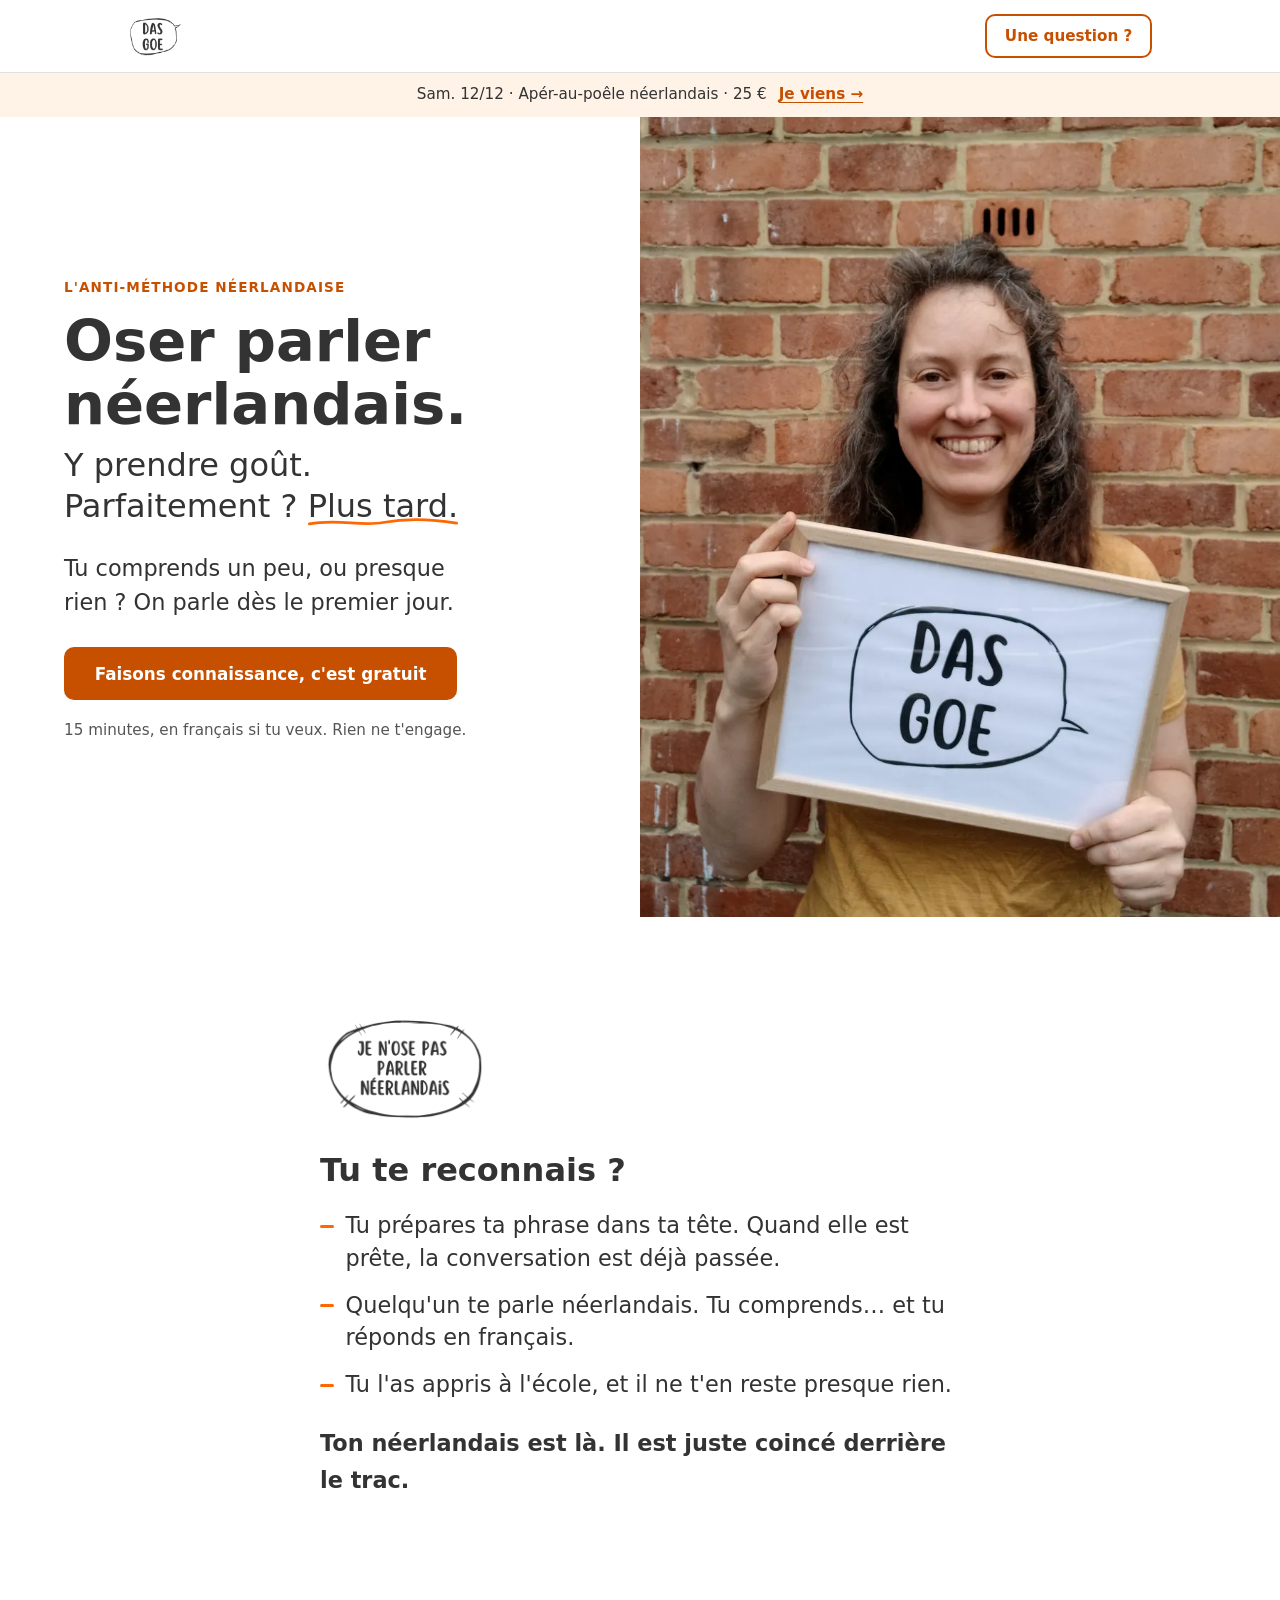
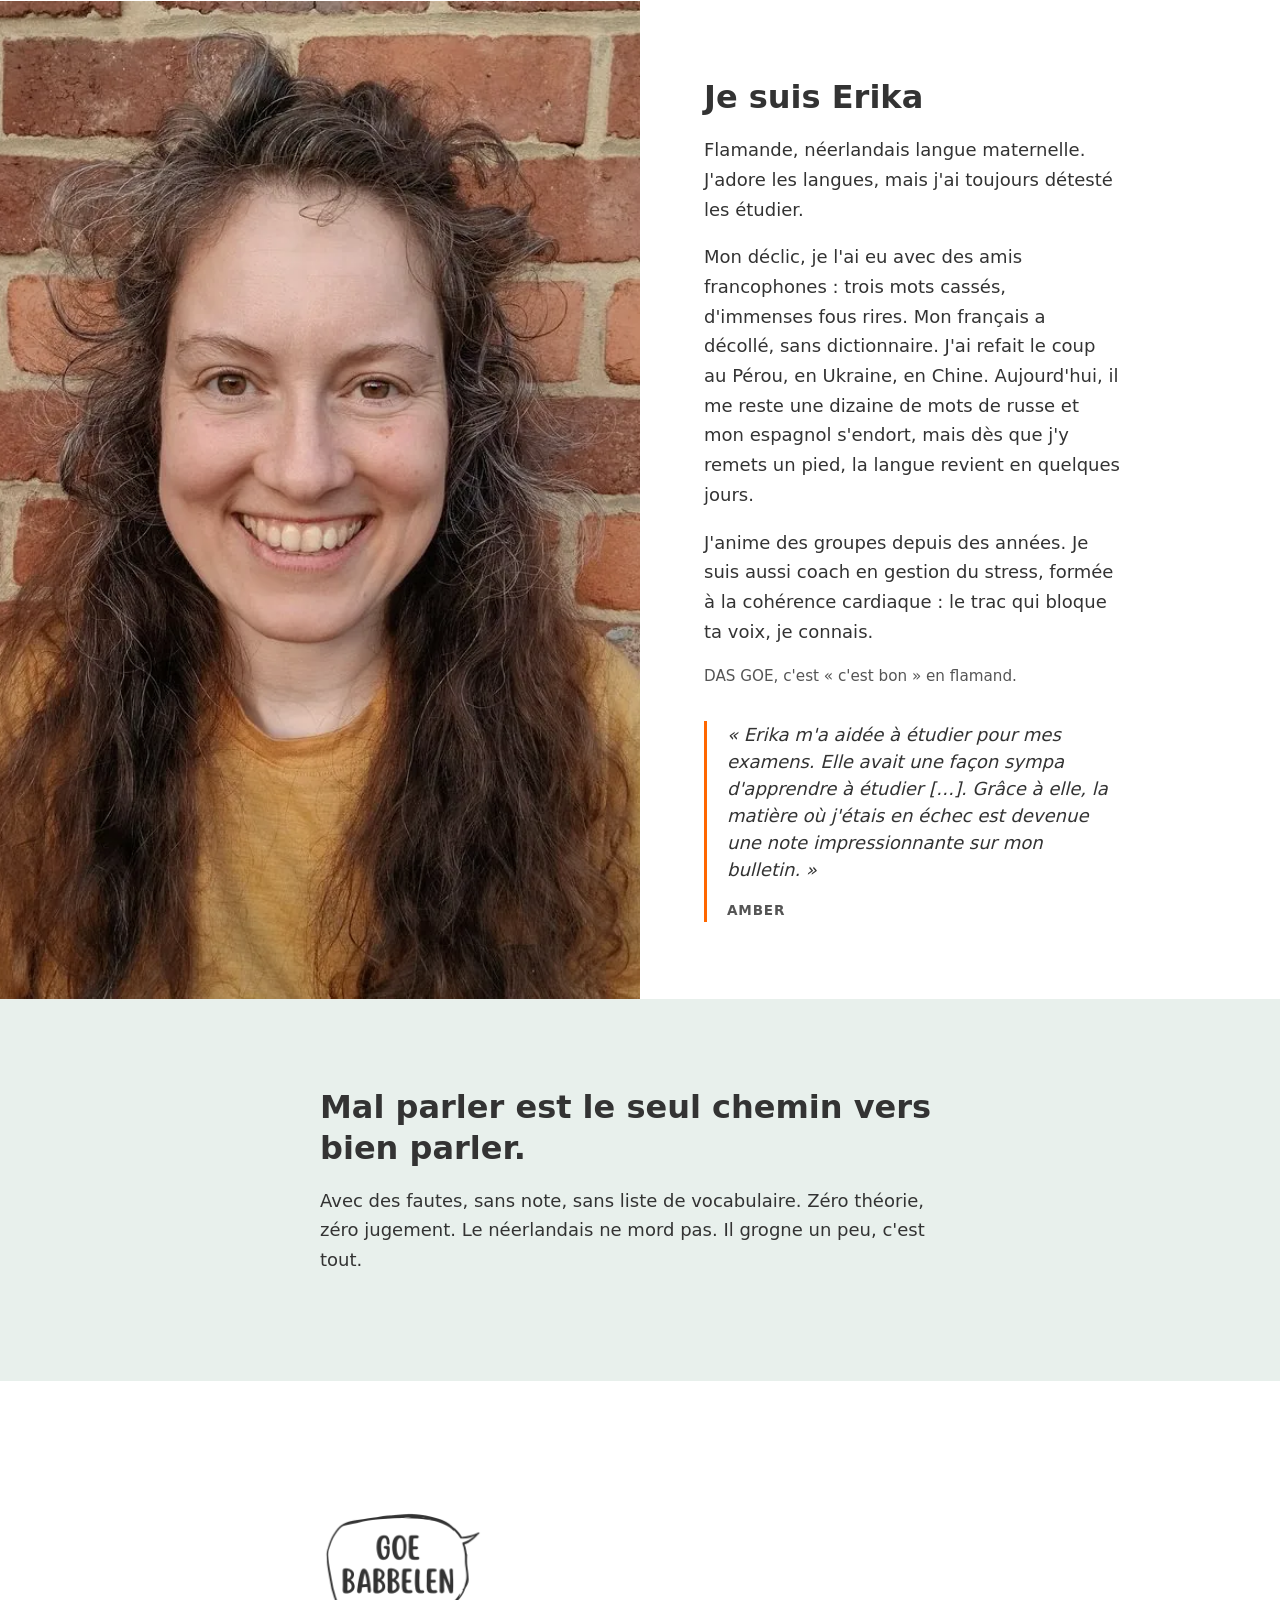
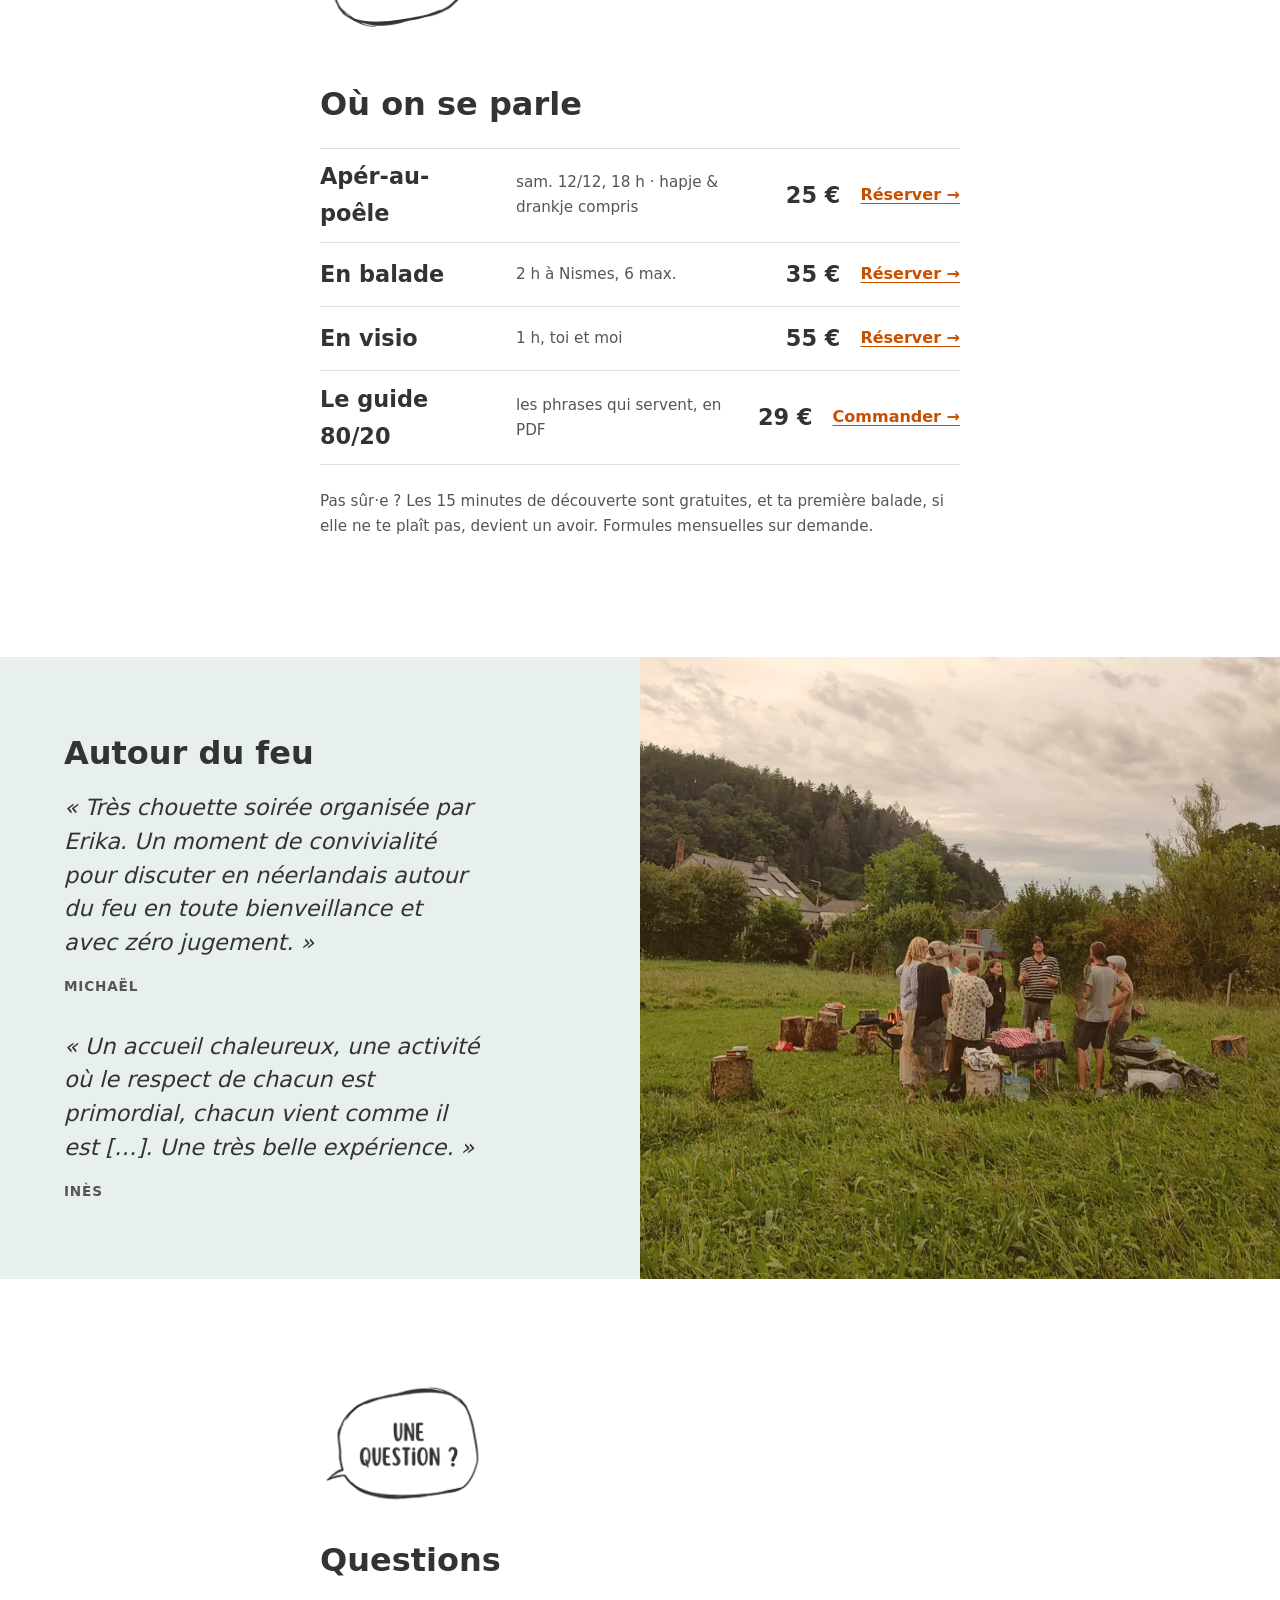
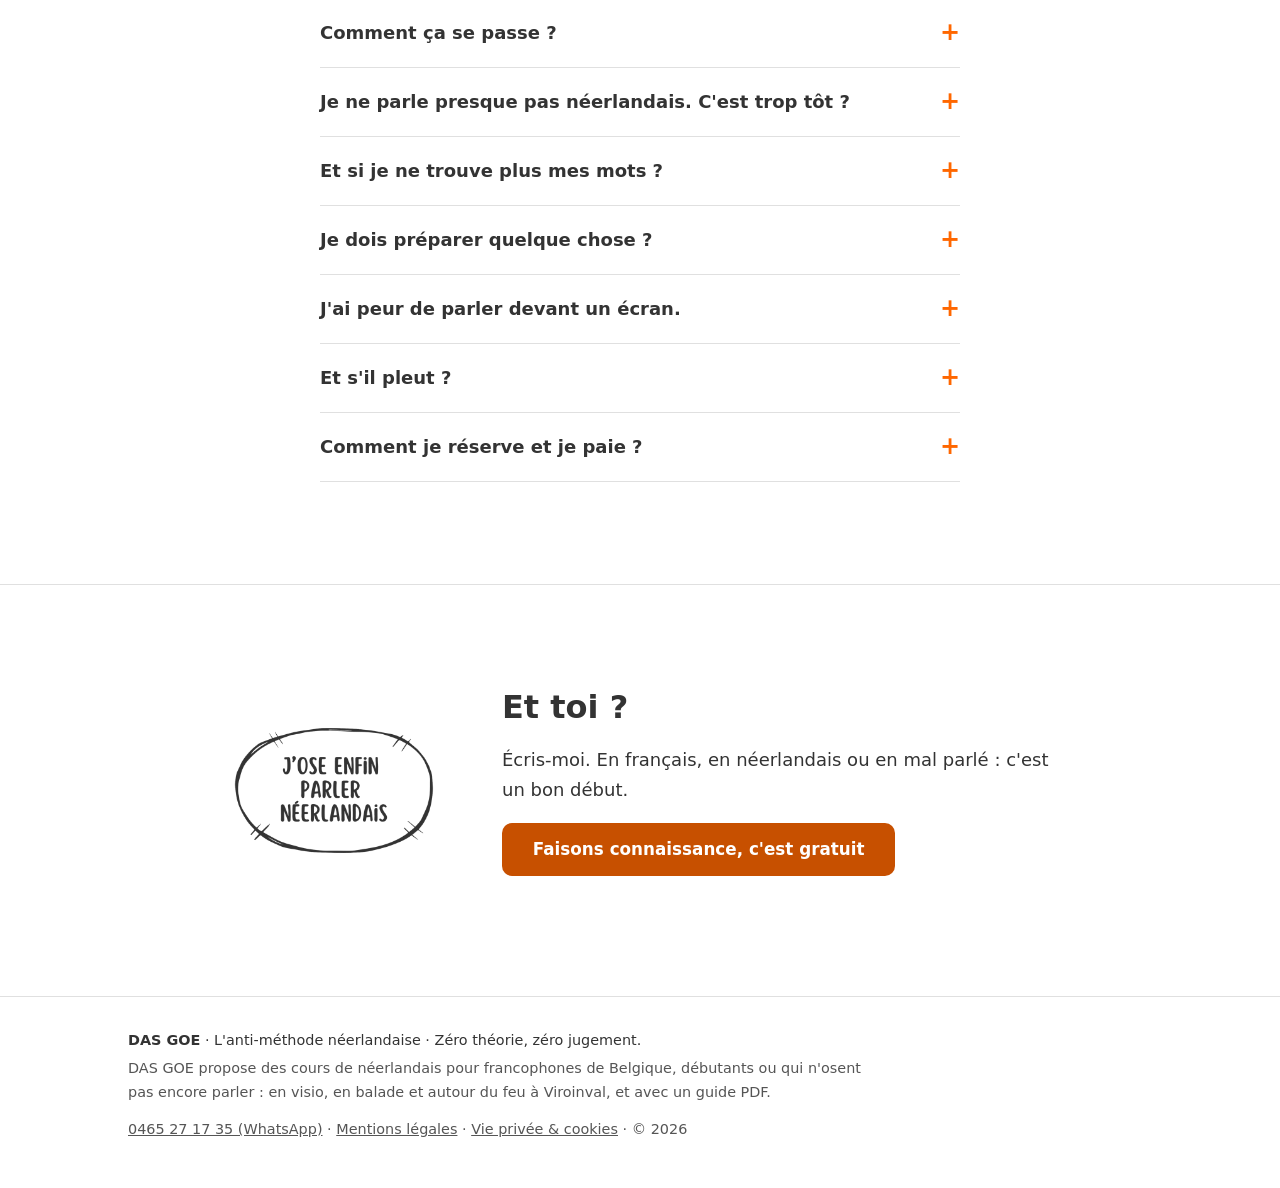
<file: index.html>
<!doctype html>
<html lang="fr">
<head>
<meta charset="utf-8">
<meta name="viewport" content="width=device-width, initial-scale=1">
<meta name="format-detection" content="telephone=no, date=no, address=no, email=no">
<title>DAS GOE — Oser parler néerlandais, autour du feu, en balade ou en visio</title>
<meta name="description" content="Débutant ou bloqué en néerlandais ? Apéros autour du feu et balades à Nismes, cours en visio. Zéro théorie, zéro jugement.">
<link rel="canonical" href="https://dasgoe.be/">
<meta property="og:title" content="DAS GOE — Oser parler néerlandais, autour du feu, en balade ou en visio">
<meta property="og:description" content="Débutant ou bloqué en néerlandais ? Apéros autour du feu et balades à Nismes, cours en visio. Zéro théorie, zéro jugement.">
<meta property="og:type" content="website">
<meta property="og:url" content="https://dasgoe.be/">
<meta property="og:locale" content="fr_BE">
<meta property="og:image" content="https://dasgoe.be/images/og-dasgoe.jpg">
<meta property="og:image:width" content="1200">
<meta property="og:image:height" content="630">
<meta property="og:image:alt" content="Erika tient un cadre avec la bulle DAS GOE">
<meta name="twitter:card" content="summary_large_image">
<link rel="stylesheet" href="css/style.css">
<link rel="icon" href="images/icons/favicon-32.png" sizes="32x32" type="image/png">
<link rel="apple-touch-icon" href="images/icons/apple-touch-icon.png">
<link rel="manifest" href="site.webmanifest">
<meta name="theme-color" content="#FFFFFF">
<script type="application/ld+json">
{
  "@context": "https://schema.org",
  "@type": "ProfessionalService",
  "name": "DAS GOE",
  "alternateName": "L'anti-méthode néerlandaise",
  "url": "https://dasgoe.be/",
  "description": "Cours de néerlandais pour francophones de Belgique, débutants ou qui n'osent pas encore parler : en visio, en balade et autour du feu à Viroinval, et avec un guide PDF.",
  "founder": {
    "@type": "Person",
    "name": "Erika Pittoors"
  },
  "areaServed": [
    "Belgique",
    "Viroinval"
  ],
  "address": {
    "@type": "PostalAddress",
    "addressLocality": "Nismes",
    "postalCode": "5670",
    "addressCountry": "BE"
  },
  "telephone": "+32465271735",
  "makesOffer": [
    {
      "@type": "Offer",
      "name": "Appel découverte (15 min)",
      "price": "0",
      "priceCurrency": "EUR"
    },
    {
      "@type": "Offer",
      "name": "Cours de néerlandais en visio (1 h)",
      "price": "55",
      "priceCurrency": "EUR"
    },
    {
      "@type": "Offer",
      "name": "Balade en néerlandais à Nismes (2 h)",
      "price": "35",
      "priceCurrency": "EUR"
    },
    {
      "@type": "Offer",
      "name": "Apér-au-poêle néerlandais à Nismes, samedi 12/12/2026 à 18 h (hapje & drankje compris)",
      "price": "25",
      "priceCurrency": "EUR"
    },
    {
      "@type": "Offer",
      "name": "Guide 80/20 (PDF)",
      "price": "29",
      "priceCurrency": "EUR"
    }
  ],
  "review": [
    {
      "@type": "Review",
      "author": {
        "@type": "Person",
        "name": "Michaël"
      },
      "reviewBody": "Très chouette soirée organisée par Erika. Un moment de convivialité pour discuter en néerlandais autour du feu en toute bienveillance et avec zéro jugement."
    },
    {
      "@type": "Review",
      "author": {
        "@type": "Person",
        "name": "Inès"
      },
      "reviewBody": "Un accueil chaleureux, une activité où le respect de chacun est primordial, chacun vient comme il est […]. Une très belle expérience."
    }
  ]
}
</script>
<script type="application/ld+json">
{
  "@context": "https://schema.org",
  "@type": "FAQPage",
  "mainEntity": [
    {
      "@type": "Question",
      "name": "Comment ça se passe ?",
      "acceptedAnswer": {
        "@type": "Answer",
        "text": "On fait connaissance 15 minutes, gratuitement. Puis on parle dès la première minute, avec des phrases toutes faites. Personne ne te coupe pour te corriger : un ou deux trucs à retenir à la fin, c'est tout."
      }
    },
    {
      "@type": "Question",
      "name": "Je ne parle presque pas néerlandais. C'est trop tôt ?",
      "acceptedAnswer": {
        "@type": "Answer",
        "text": "« Trop tôt » n'existe pas ici. Si tu comprends « Hoe gaat het? », tu as largement le niveau. Même avec des bases scolaires lointaines, tu es le bienvenu."
      }
    },
    {
      "@type": "Question",
      "name": "Et si je ne trouve plus mes mots ?",
      "acceptedAnswer": {
        "@type": "Answer",
        "text": "Rien de grave. On parle avec les mains, les pieds, et s'il le faut, un mot en français. Je suis là pour te souffler le mot qui manque, sans pression."
      }
    },
    {
      "@type": "Question",
      "name": "Je dois préparer quelque chose ?",
      "acceptedAnswer": {
        "@type": "Answer",
        "text": "Non. Zéro devoir, zéro liste à réviser. Tu arrives comme tu es."
      }
    },
    {
      "@type": "Question",
      "name": "J'ai peur de parler devant un écran.",
      "acceptedAnswer": {
        "@type": "Answer",
        "text": "Commence par l'appel découverte : 15 minutes, en français, pour voir si ça te va. Si l'écran te bloque, je m'adapte. Ou viens en balade : là, pas d'écran."
      }
    },
    {
      "@type": "Question",
      "name": "Et s'il pleut ?",
      "acceptedAnswer": {
        "@type": "Answer",
        "text": "« Er bestaat geen slecht weer, alleen slechte kleren » : il n'y a pas de mauvais temps, juste de mauvais vêtements. Sauf tempête, la balade est maintenue."
      }
    },
    {
      "@type": "Question",
      "name": "Comment je réserve et je paie ?",
      "acceptedAnswer": {
        "@type": "Answer",
        "text": "Tu m'écris sur WhatsApp et on fixe le jour ensemble. Tu paies par Bancontact ou par virement, prix finaux. Le guide, je te l'envoie par e-mail dès que ton paiement est arrivé."
      }
    }
  ]
}
</script>
</head>
<body>
<a class="skip-link" href="#main">Aller au contenu</a>

<header class="site-header">
  <div class="nav">
    <a href="./" class="brand"><img src="images/badges/logo-das-goe-nav-black.webp" width="180" height="180" alt="" class="brand-logo-img"><span class="sr-only">DAS GOE — accueil</span></a>
    <a href="https://wa.me/32465271735?text=Bonjour%20Erika%2C%20je%20viens%20de%20dasgoe.be.%20" class="btn btn-outline btn-nav">Une question&nbsp;?</a>
  </div>
</header>

<main id="main">

  <p class="announce"><a href="https://wa.me/32465271735?text=Bonjour%20Erika%2C%20je%20viens%20de%20dasgoe.be.%20Je%20voudrais%20venir%20%C3%A0%20l%27ap%C3%A9r-au-po%C3%AAle%20n%C3%A9erlandais%20du%20samedi%2012%2F12%20%C3%A0%2018%20h%20%2825%20%E2%82%AC%29.">Sam. 12/12 · Apér-au-poêle néerlandais · 25&nbsp;€ <span class="announce-go">Je viens</span></a></p>

  <section class="split split-hero">
    <div class="split-text">
      <p class="eyebrow">L'anti-méthode néerlandaise</p>
      <h1>Oser parler néerlandais.</h1>
      <p class="hero-sub">Y prendre goût. Parfaitement&nbsp;? <span class="scribble">Plus tard.</span></p>
      <p class="lede">Tu comprends un peu, ou presque rien&nbsp;? On parle dès le premier jour.</p>
      <p><a href="https://wa.me/32465271735?text=Bonjour%20Erika%2C%20je%20viens%20de%20dasgoe.be.%20Je%20voudrais%20un%20appel%20d%C3%A9couverte%20gratuit%20de%2015%20minutes.%20Les%20moments%20qui%20me%20conviennent%20%3A%20" class="btn btn-primary">Faisons connaissance, c'est gratuit</a></p>
      <p class="soft">15 minutes, en français si tu veux. Rien ne t'engage.</p>
    </div>
    <img src="images/photos/erika-das-goe.webp" width="900" height="1125" alt="Erika, fondatrice de DAS GOE, tient un cadre avec la bulle DAS GOE" class="split-img" fetchpriority="high">
  </section>

  <section class="section-white" id="toi">
    <div class="wrap">
      <img src="images/badges/badge-je-nose-pas-black.webp" width="700" height="410" alt="Je n'ose pas parler néerlandais" loading="lazy" class="section-bubble">
      <h2>Tu te reconnais&nbsp;?</h2>
      <ul class="dash-list">
        <li>Tu prépares ta phrase dans ta tête. Quand elle est prête, la conversation est déjà passée.</li>
        <li>Quelqu'un te parle néerlandais. Tu comprends… et tu réponds en français.</li>
        <li>Tu l'as appris à l'école, et il ne t'en reste presque rien.</li>
      </ul>
      <p class="punch">Ton néerlandais est là. Il est juste coincé derrière le trac.</p>
    </div>
  </section>

  <section class="split" id="erika">
    <img src="images/photos/erika-portret.webp" width="680" height="906" alt="Portrait d'Erika, souriante devant un mur de briques" loading="lazy" class="split-img">
    <div class="split-text story">
      <h2>Je suis Erika</h2>
      <p>Flamande, néerlandais langue maternelle. J'adore les langues, mais j'ai toujours détesté les étudier.</p>
      <p>Mon déclic, je l'ai eu avec des amis francophones&nbsp;: trois mots cassés, d'immenses fous rires. Mon français a décollé, sans dictionnaire. J'ai refait le coup au Pérou, en Ukraine, en Chine. Aujourd'hui, il me reste une dizaine de mots de russe et mon espagnol s'endort, mais dès que j'y remets un pied, la langue revient en quelques jours.</p>
      <p>J'anime des groupes depuis des années. Je suis aussi coach en gestion du stress, formée à la cohérence cardiaque&nbsp;: le trac qui bloque ta voix, je connais.</p>
      <p class="soft">DAS GOE, c'est «&nbsp;c'est bon&nbsp;» en flamand.</p>
      <blockquote class="quote quote-side">
        <p>« Erika m'a aidée à étudier pour mes examens. Elle avait une façon sympa d'apprendre à étudier […]. Grâce à elle, la matière où j'étais en échec est devenue une note impressionnante sur mon bulletin. »</p>
        <cite>Amber</cite>
      </blockquote>
    </div>
  </section>

  <section class="band band-b">
    <div class="wrap">
      <p class="band-big">Mal parler est le seul chemin vers bien parler.</p>
      <p>Avec des fautes, sans note, sans liste de vocabulaire. Zéro théorie, zéro jugement. Le néerlandais ne mord pas. Il grogne un peu, c'est tout.</p>
    </div>
  </section>

  <section class="section-white" id="offre">
    <div class="wrap">
      <img src="images/badges/badge-goe-babbelen-black.webp" width="700" height="700" alt="" loading="lazy" class="offer-bubble">
      <h2>Où on se parle</h2>
      <ul class="menu">
        <li><span class="menu-name">Apér-au-poêle</span><span class="menu-info">sam. 12/12, 18 h · hapje &amp; drankje compris</span><span class="menu-price">25&nbsp;€</span><a href="https://wa.me/32465271735?text=Bonjour%20Erika%2C%20je%20viens%20de%20dasgoe.be.%20Je%20voudrais%20venir%20%C3%A0%20l%27ap%C3%A9r-au-po%C3%AAle%20n%C3%A9erlandais%20du%20samedi%2012%2F12%20%C3%A0%2018%20h%20%2825%20%E2%82%AC%29." class="link-go" aria-label="Réserver un apéro">Réserver</a></li>
        <li><span class="menu-name">En balade</span><span class="menu-info">2&nbsp;h à Nismes, 6 max.</span><span class="menu-price">35&nbsp;€</span><a href="https://wa.me/32465271735?text=Bonjour%20Erika%2C%20je%20viens%20de%20dasgoe.be.%20Je%20voudrais%20m%27inscrire%20%C3%A0%20une%20balade%20en%20n%C3%A9erlandais%20%2835%20%E2%82%AC%29.%20Les%20dates%20qui%20me%20conviennent%20%3A%20" class="link-go" aria-label="Réserver une balade">Réserver</a></li>
        <li><span class="menu-name">En visio</span><span class="menu-info">1&nbsp;h, toi et moi</span><span class="menu-price">55&nbsp;€</span><a href="https://wa.me/32465271735?text=Bonjour%20Erika%2C%20je%20viens%20de%20dasgoe.be.%20Je%20voudrais%20r%C3%A9server%20un%201er%20cours%20en%20visio%20%2855%20%E2%82%AC%29.%20Les%20jours%20et%20moments%20qui%20me%20conviennent%20%3A%20" class="link-go" aria-label="Réserver un cours en visio">Réserver</a></li>
        <li><span class="menu-name">Le guide 80/20</span><span class="menu-info">les phrases qui servent, en PDF</span><span class="menu-price">29&nbsp;€</span><a href="https://wa.me/32465271735?text=Bonjour%20Erika%2C%20je%20viens%20de%20dasgoe.be.%20Je%20voudrais%20acheter%20le%20guide%2080%2F20%20%2829%20%E2%82%AC%29." class="link-go" aria-label="Commander le guide">Commander</a></li>
      </ul>
      <p class="soft">Pas sûr·e&nbsp;? Les 15 minutes de découverte sont gratuites, et ta première balade, si elle ne te plaît pas, devient un avoir. Formules mensuelles sur demande.</p>
    </div>
  </section>

  <section class="split band-b" id="avis">
    <div class="split-text">
      <h2>Autour du feu</h2>
      <blockquote class="quote">
        <p>« Très chouette soirée organisée par Erika. Un moment de convivialité pour discuter en néerlandais autour du feu en toute bienveillance et avec zéro jugement. »</p>
        <cite>Michaël</cite>
      </blockquote>
      <blockquote class="quote">
        <p>« Un accueil chaleureux, une activité où le respect de chacun est primordial, chacun vient comme il est […]. Une très belle expérience. »</p>
        <cite>Inès</cite>
      </blockquote>
    </div>
    <img src="images/photos/groep-feu-warm.webp" width="1100" height="792" alt="Une dizaine de participants papotent debout autour du feu, dans un pré à Nismes" loading="lazy" class="split-img">
  </section>

  <section class="section-white" id="questions">
    <div class="wrap">
      <img src="images/badges/badge-une-question-black.webp" width="700" height="525" alt="" loading="lazy" class="section-bubble">
      <h2>Questions</h2>
      <details class="faq-item">
          <summary>Comment ça se passe ?</summary>
          <p>On fait connaissance 15 minutes, gratuitement. Puis on parle dès la première minute, avec des phrases toutes faites. Personne ne te coupe pour te corriger : un ou deux trucs à retenir à la fin, c'est tout.</p>
        </details>
      <details class="faq-item">
          <summary>Je ne parle presque pas néerlandais. C'est trop tôt ?</summary>
          <p>« Trop tôt » n'existe pas ici. Si tu comprends « Hoe gaat het? », tu as largement le niveau. Même avec des bases scolaires lointaines, tu es le bienvenu.</p>
        </details>
      <details class="faq-item">
          <summary>Et si je ne trouve plus mes mots ?</summary>
          <p>Rien de grave. On parle avec les mains, les pieds, et s'il le faut, un mot en français. Je suis là pour te souffler le mot qui manque, sans pression.</p>
        </details>
      <details class="faq-item">
          <summary>Je dois préparer quelque chose ?</summary>
          <p>Non. Zéro devoir, zéro liste à réviser. Tu arrives comme tu es.</p>
        </details>
      <details class="faq-item">
          <summary>J'ai peur de parler devant un écran.</summary>
          <p>Commence par l'appel découverte : 15 minutes, en français, pour voir si ça te va. Si l'écran te bloque, je m'adapte. Ou viens en balade : là, pas d'écran.</p>
        </details>
      <details class="faq-item">
          <summary>Et s'il pleut ?</summary>
          <p>« Er bestaat geen slecht weer, alleen slechte kleren » : il n'y a pas de mauvais temps, juste de mauvais vêtements. Sauf tempête, la balade est maintenue.</p>
        </details>
      <details class="faq-item">
          <summary>Comment je réserve et je paie ?</summary>
          <p>Tu m'écris sur WhatsApp et on fixe le jour ensemble. Tu paies par Bancontact ou par virement, prix finaux. Le guide, je te l'envoie par e-mail dès que ton paiement est arrivé.</p>
        </details>
    </div>
  </section>

  <section class="section-white section-line" id="et-toi">
    <div class="wrap-wide closing">
      <img src="images/badges/badge-jose-enfin-black.webp" width="700" height="410" alt="J'ose enfin parler néerlandais" loading="lazy" class="closing-bubble">
      <div>
        <h2>Et toi&nbsp;?</h2>
        <p>Écris-moi. En français, en néerlandais ou en mal parlé&nbsp;: c'est un bon début.</p>
        <p><a href="https://wa.me/32465271735?text=Bonjour%20Erika%2C%20je%20viens%20de%20dasgoe.be.%20Je%20voudrais%20un%20appel%20d%C3%A9couverte%20gratuit%20de%2015%20minutes.%20Les%20moments%20qui%20me%20conviennent%20%3A%20" class="btn btn-primary">Faisons connaissance, c'est gratuit</a></p>
      </div>
    </div>
  </section>

</main>

<footer class="site-footer">
  <div class="wrap-wide">
    <p><strong>DAS GOE</strong> · L'anti-méthode néerlandaise · Zéro théorie, zéro jugement.</p>
    <p class="footer-fact">DAS GOE propose des cours de néerlandais pour francophones de Belgique, débutants ou qui n'osent pas encore parler&nbsp;: en visio, en balade et autour du feu à Viroinval, et avec un guide PDF.</p>
    <p class="legal"><a href="whatsapp/">0465&nbsp;27&nbsp;17&nbsp;35 (WhatsApp)</a> · <a href="mentions-legales.html">Mentions légales</a> · <a href="cookies.html">Vie privée &amp; cookies</a> · © 2026</p>
  </div>
</footer>
</body>
</html>
</file>
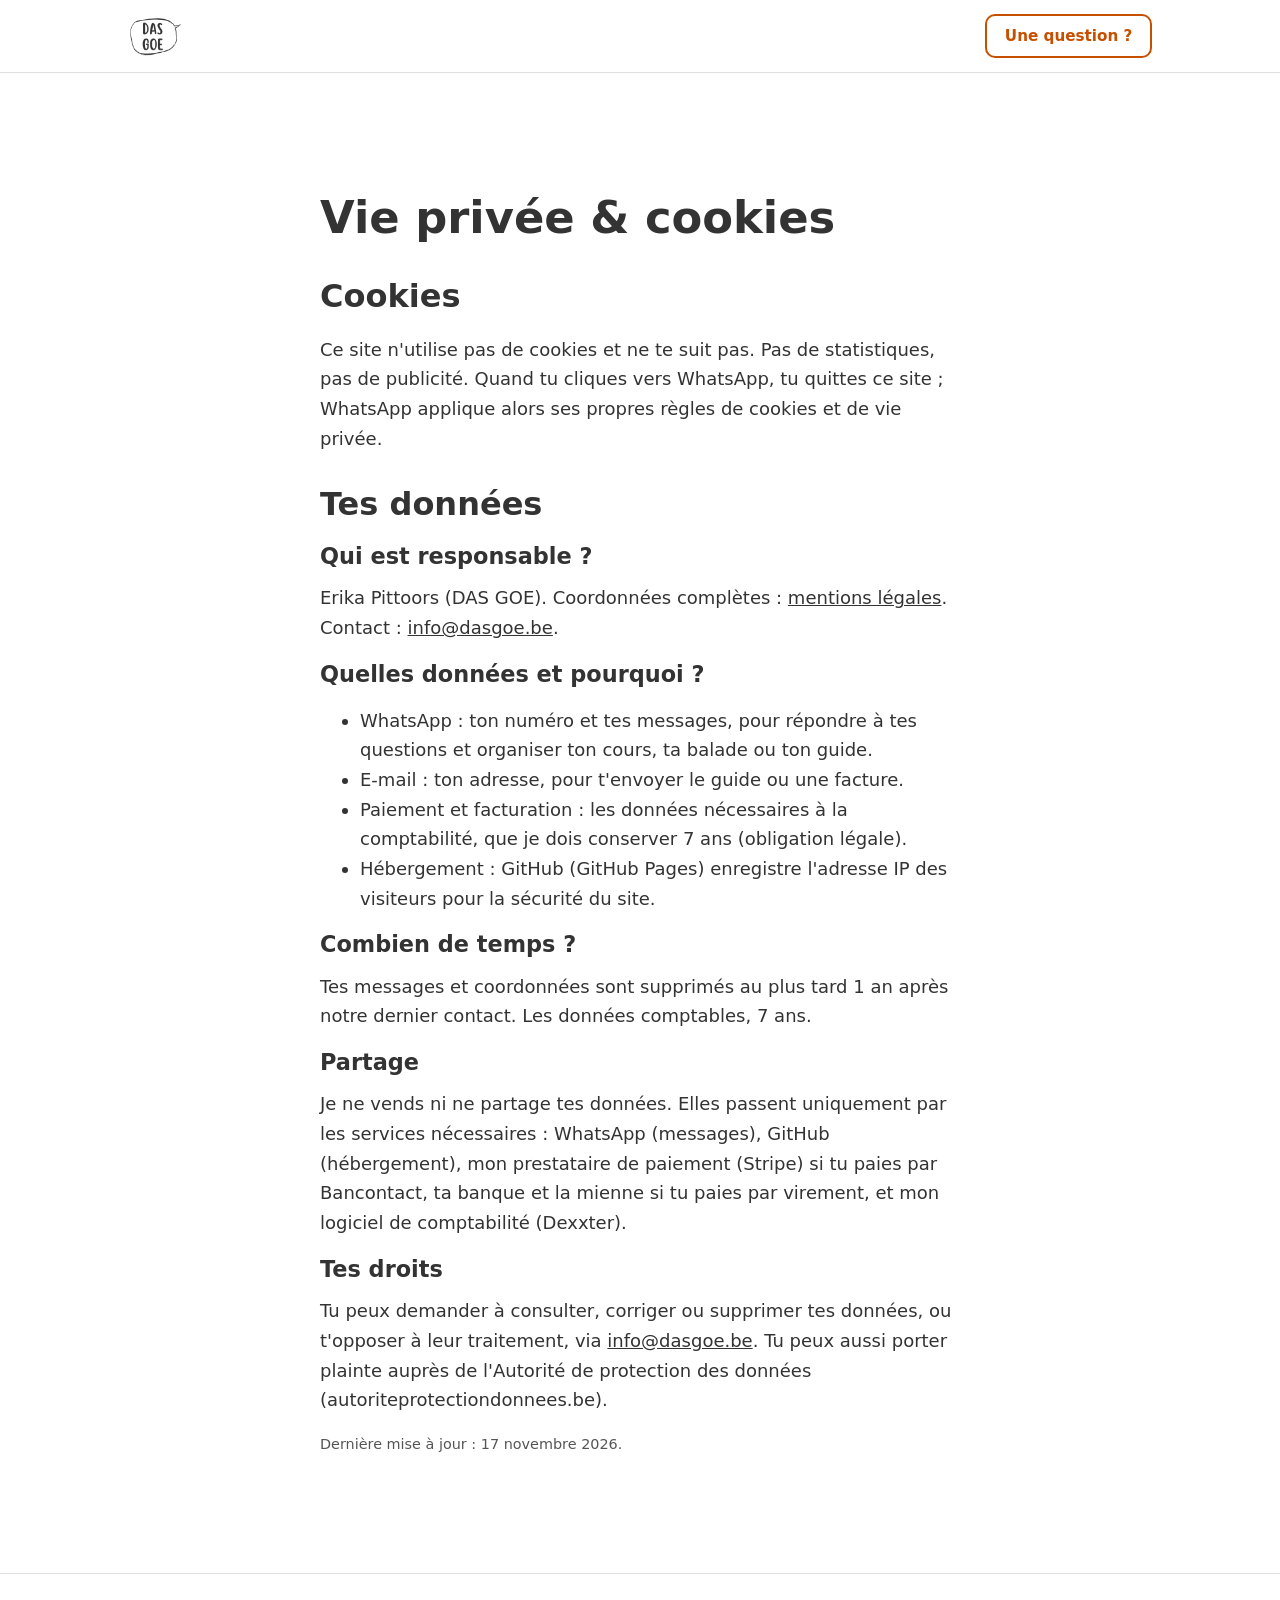
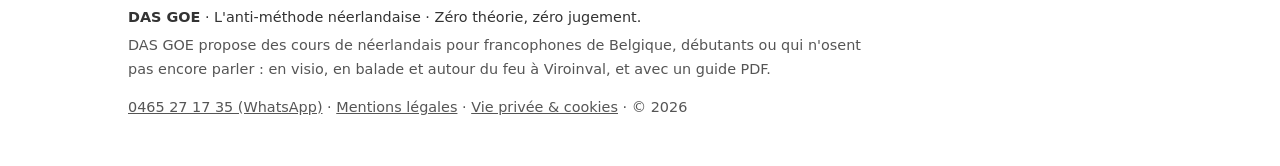
<file: cookies.html>
<!doctype html>
<html lang="fr">
<head>
<meta charset="utf-8">
<meta name="viewport" content="width=device-width, initial-scale=1">
<meta name="format-detection" content="telephone=no, date=no, address=no, email=no">
<title>Vie privée & cookies — DAS GOE</title>
<meta name="description" content="Comment DAS GOE traite tes données personnelles. Ce site n'utilise pas de cookies.">
<link rel="canonical" href="https://dasgoe.be/cookies.html">
<meta property="og:title" content="Vie privée & cookies — DAS GOE">
<meta property="og:description" content="Comment DAS GOE traite tes données personnelles. Ce site n'utilise pas de cookies.">
<meta property="og:type" content="website">
<meta property="og:url" content="https://dasgoe.be/cookies.html">
<meta property="og:locale" content="fr_BE">
<meta property="og:image" content="https://dasgoe.be/images/og-dasgoe.jpg">
<meta property="og:image:width" content="1200">
<meta property="og:image:height" content="630">
<meta property="og:image:alt" content="Erika tient un cadre avec la bulle DAS GOE">
<meta name="twitter:card" content="summary_large_image">
<link rel="stylesheet" href="css/style.css">
<link rel="icon" href="images/icons/favicon-32.png" sizes="32x32" type="image/png">
<link rel="apple-touch-icon" href="images/icons/apple-touch-icon.png">
<link rel="manifest" href="site.webmanifest">
<meta name="theme-color" content="#FFFFFF">
</head>
<body>
<a class="skip-link" href="#main">Aller au contenu</a>

<header class="site-header">
  <div class="nav">
    <a href="./" class="brand"><img src="images/badges/logo-das-goe-nav-black.webp" width="180" height="180" alt="" class="brand-logo-img"><span class="sr-only">DAS GOE — accueil</span></a>
    <a href="https://wa.me/32465271735?text=Bonjour%20Erika%2C%20je%20viens%20de%20dasgoe.be.%20" class="btn btn-outline btn-nav">Une question&nbsp;?</a>
  </div>
</header>

<main id="main">
  <section class="section-white">
    <div class="wrap legal-text">
      <h1>Vie privée &amp; cookies</h1>
      <h2>Cookies</h2>
      <p>Ce site n'utilise pas de cookies et ne te suit pas. Pas de statistiques, pas de publicité. Quand tu cliques vers WhatsApp, tu quittes ce site&nbsp;; WhatsApp applique alors ses propres règles de cookies et de vie privée.</p>
      <h2>Tes données</h2>
      <h3>Qui est responsable&nbsp;?</h3>
      <p>Erika Pittoors (DAS GOE). Coordonnées complètes&nbsp;: <a href="mentions-legales.html" class="text-link">mentions légales</a>. Contact&nbsp;: <a href="&#109;&#97;&#105;&#108;&#116;&#111;&#58;&#105;&#110;&#102;&#111;&#64;&#100;&#97;&#115;&#103;&#111;&#101;&#46;&#98;&#101;" class="text-link">&#105;&#110;&#102;&#111;&#64;&#100;&#97;&#115;&#103;&#111;&#101;&#46;&#98;&#101;</a>.</p>
      <h3>Quelles données et pourquoi&nbsp;?</h3>
      <ul>
        <li>WhatsApp&nbsp;: ton numéro et tes messages, pour répondre à tes questions et organiser ton cours, ta balade ou ton guide.</li>
        <li>E-mail&nbsp;: ton adresse, pour t'envoyer le guide ou une facture.</li>
        <li>Paiement et facturation&nbsp;: les données nécessaires à la comptabilité, que je dois conserver 7 ans (obligation légale).</li>
        <li>Hébergement&nbsp;: GitHub (GitHub Pages) enregistre l'adresse IP des visiteurs pour la sécurité du site.</li>
      </ul>
      <h3>Combien de temps&nbsp;?</h3>
      <p>Tes messages et coordonnées sont supprimés au plus tard 1 an après notre dernier contact. Les données comptables, 7 ans.</p>
      <h3>Partage</h3>
      <p>Je ne vends ni ne partage tes données. Elles passent uniquement par les services nécessaires&nbsp;: WhatsApp (messages), GitHub (hébergement), mon prestataire de paiement (Stripe) si tu paies par Bancontact, ta banque et la mienne si tu paies par virement, et mon logiciel de comptabilité (Dexxter).</p>
      <h3>Tes droits</h3>
      <p>Tu peux demander à consulter, corriger ou supprimer tes données, ou t'opposer à leur traitement, via <a href="&#109;&#97;&#105;&#108;&#116;&#111;&#58;&#105;&#110;&#102;&#111;&#64;&#100;&#97;&#115;&#103;&#111;&#101;&#46;&#98;&#101;" class="text-link">&#105;&#110;&#102;&#111;&#64;&#100;&#97;&#115;&#103;&#111;&#101;&#46;&#98;&#101;</a>. Tu peux aussi porter plainte auprès de l'Autorité de protection des données (autoriteprotectiondonnees.be).</p>
      <p class="fine-print">Dernière mise à jour&nbsp;: 17 novembre 2026.</p>
    </div>
  </section>
</main>

<footer class="site-footer">
  <div class="wrap-wide">
    <p><strong>DAS GOE</strong> · L'anti-méthode néerlandaise · Zéro théorie, zéro jugement.</p>
    <p class="footer-fact">DAS GOE propose des cours de néerlandais pour francophones de Belgique, débutants ou qui n'osent pas encore parler&nbsp;: en visio, en balade et autour du feu à Viroinval, et avec un guide PDF.</p>
    <p class="legal"><a href="whatsapp/">0465&nbsp;27&nbsp;17&nbsp;35 (WhatsApp)</a> · <a href="mentions-legales.html">Mentions légales</a> · <a href="cookies.html">Vie privée &amp; cookies</a> · © 2026</p>
  </div>
</footer>
</body>
</html>
</file>
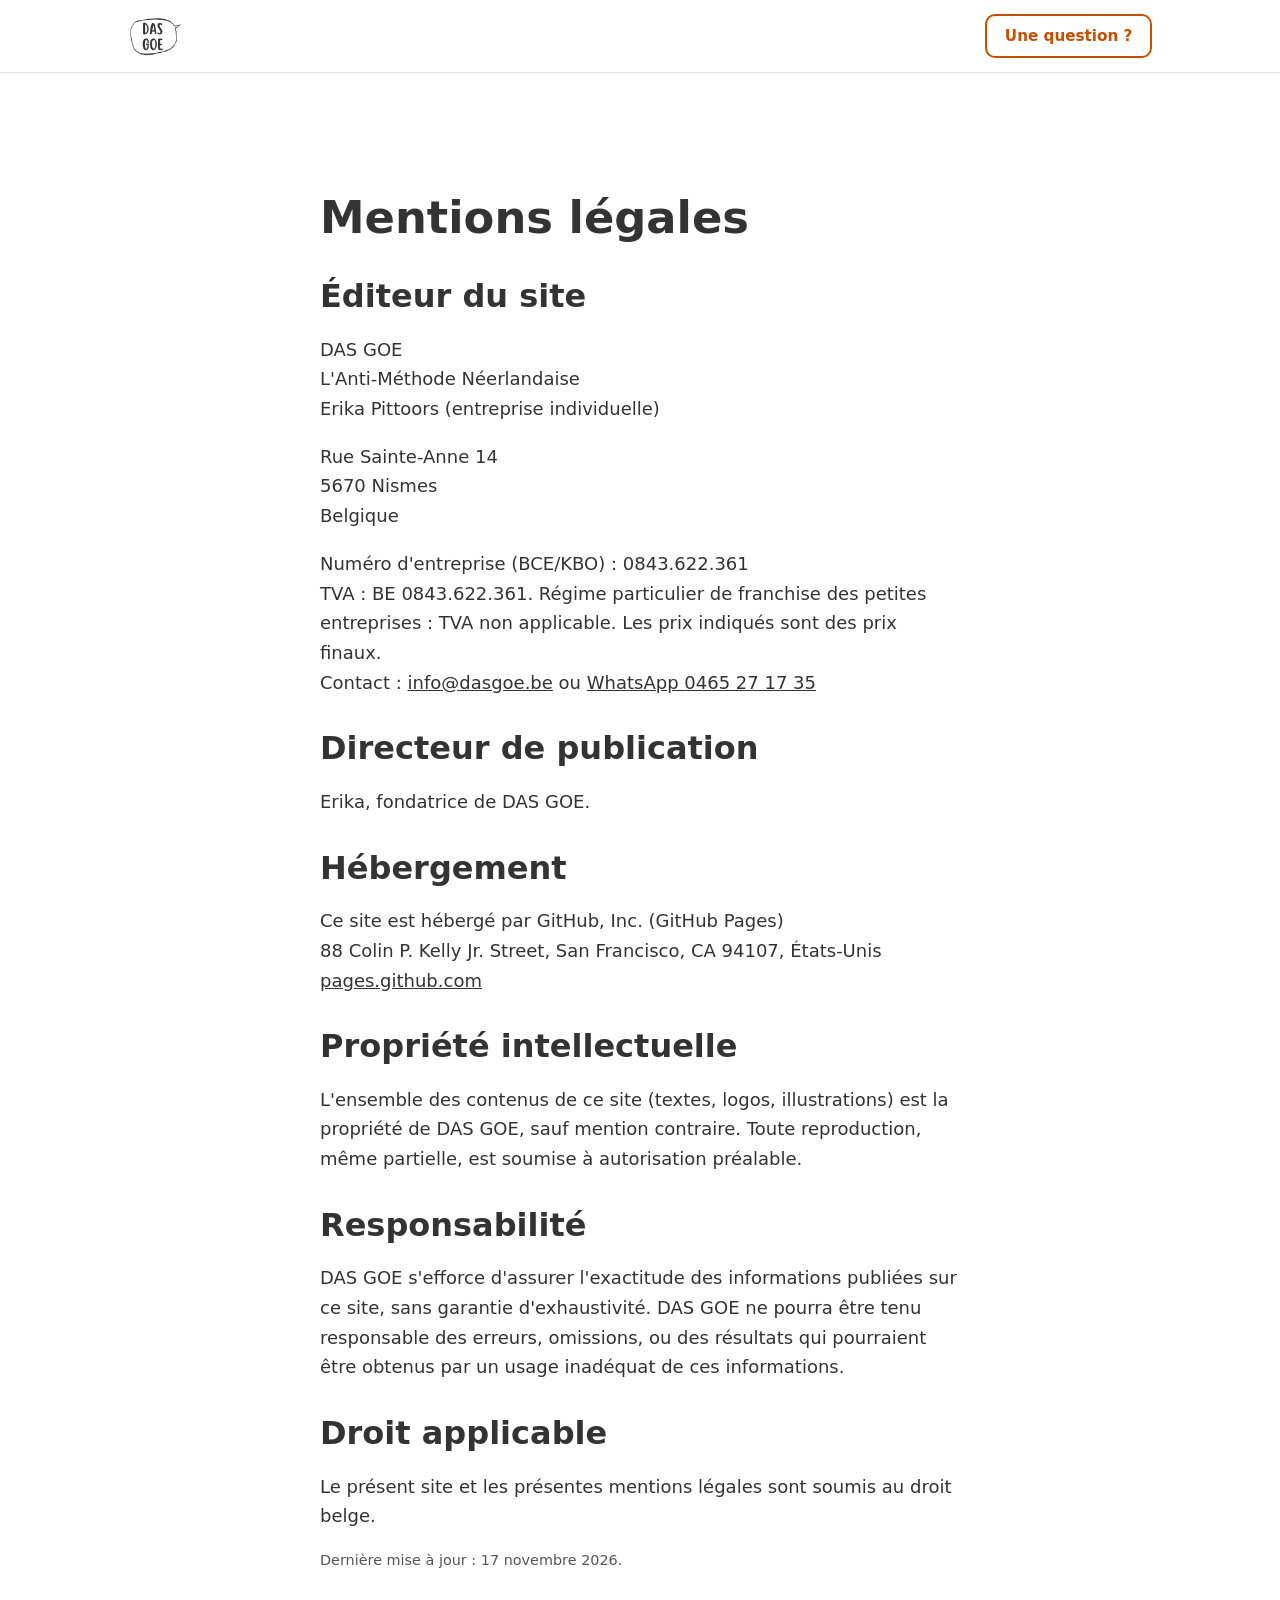
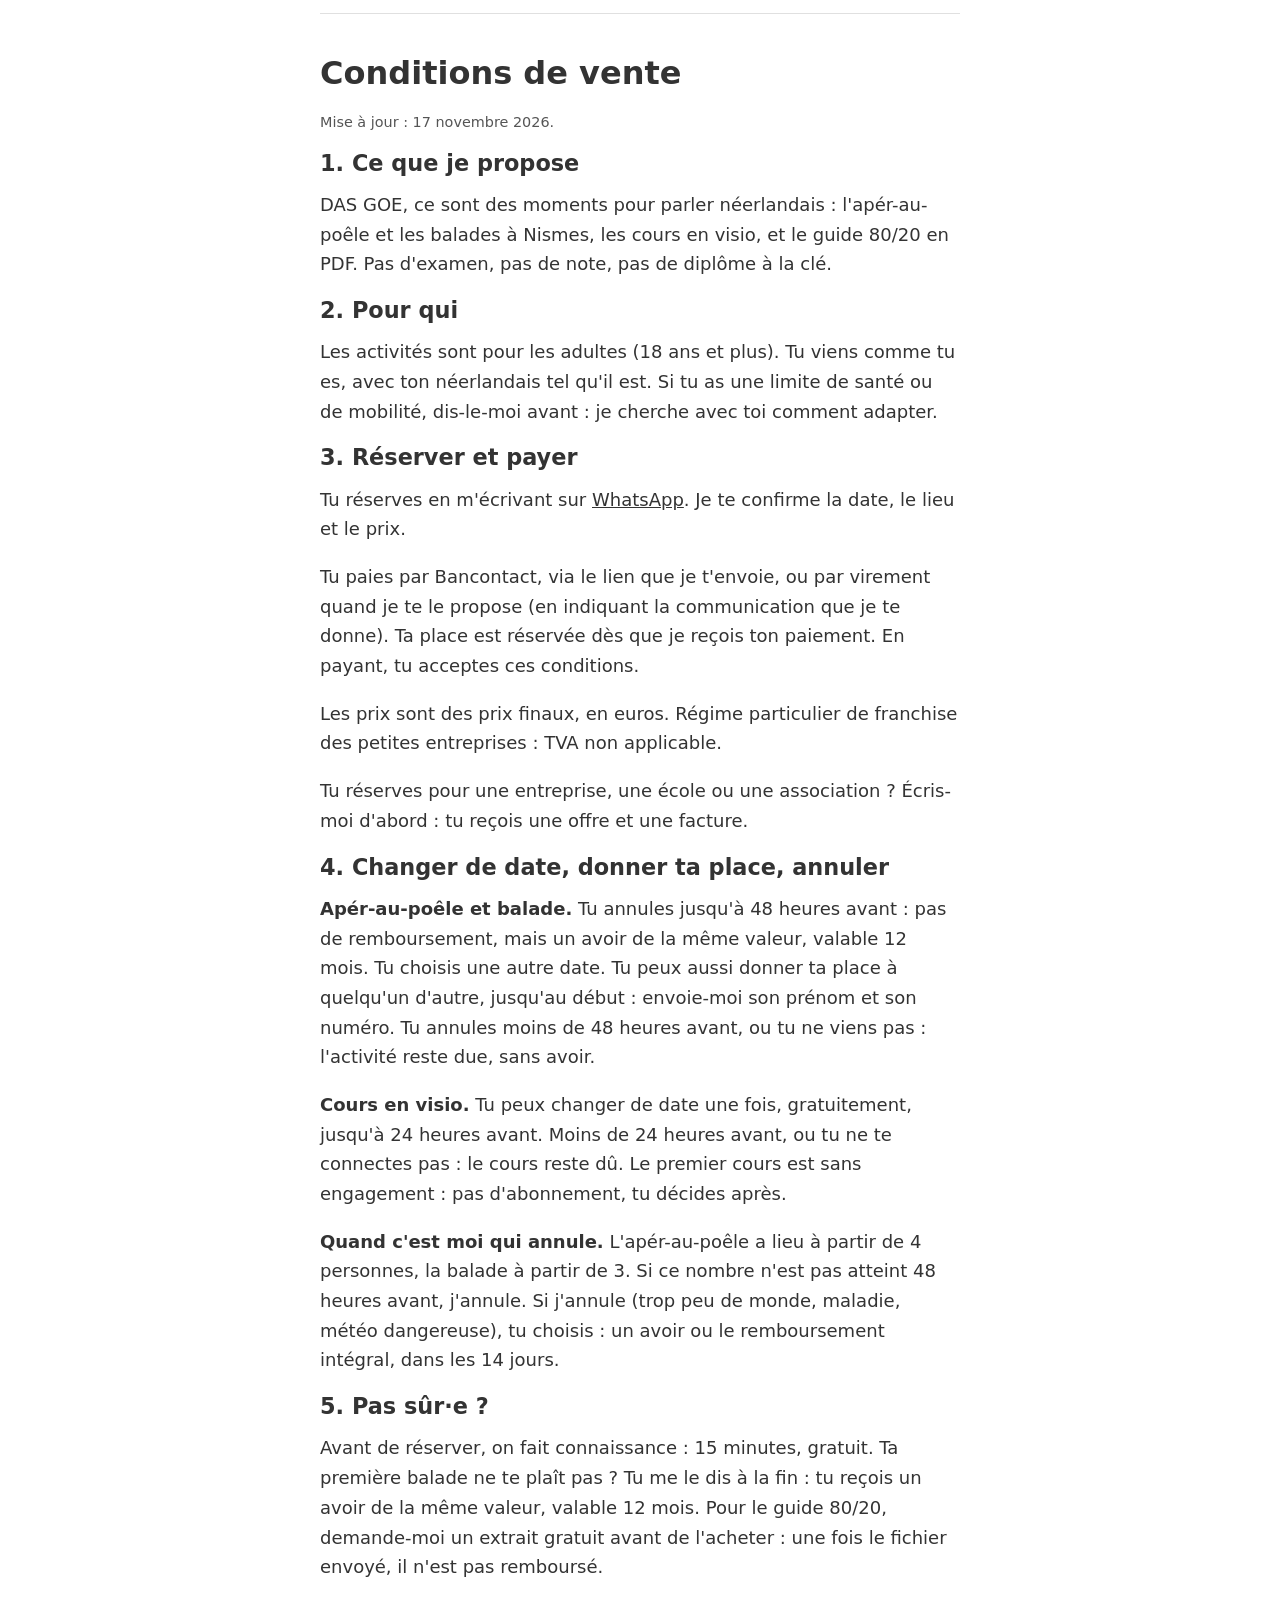
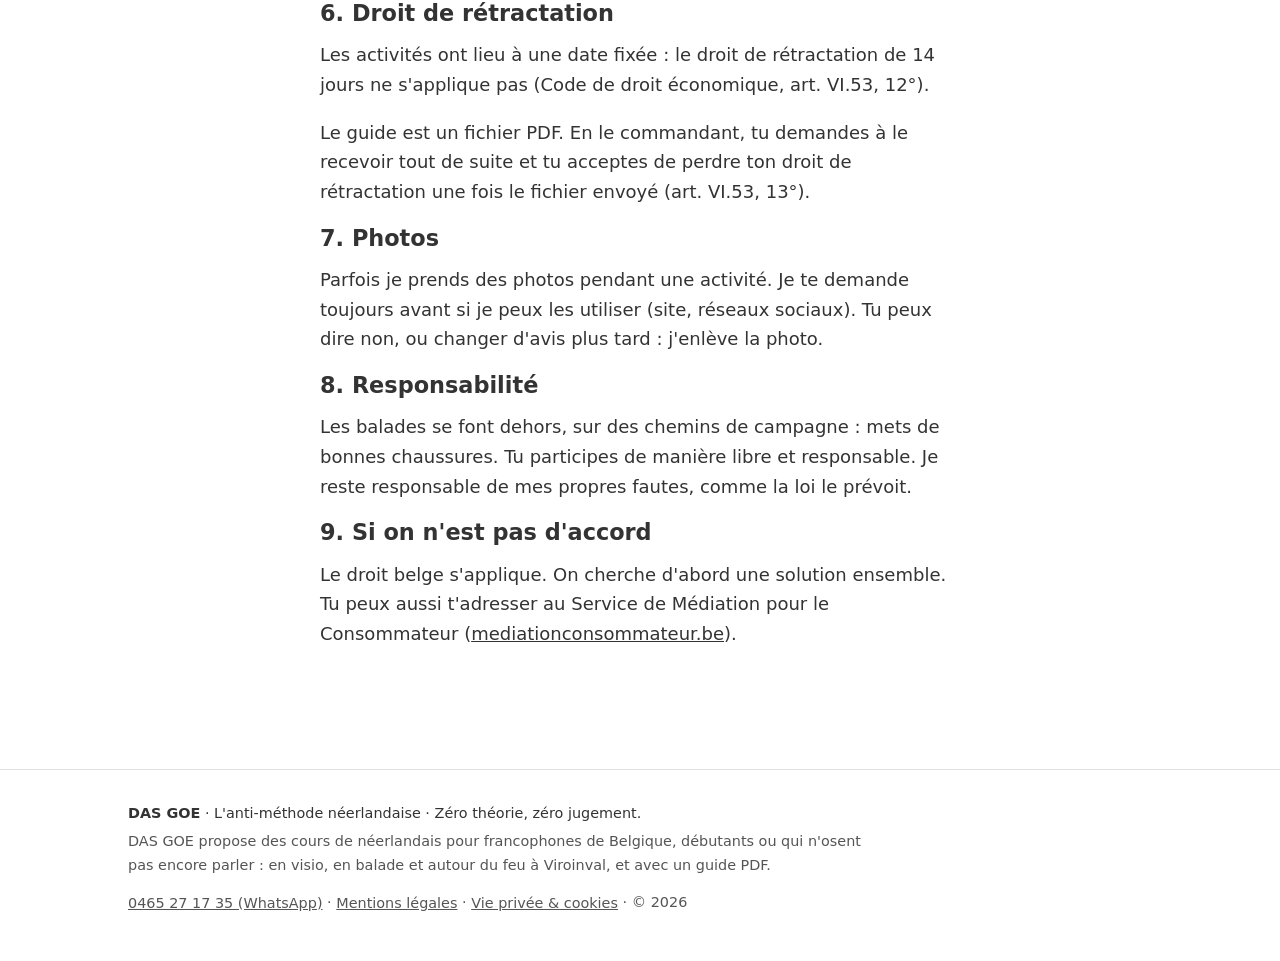
<file: mentions-legales.html>
<!doctype html>
<html lang="fr">
<head>
<meta charset="utf-8">
<meta name="viewport" content="width=device-width, initial-scale=1">
<meta name="format-detection" content="telephone=no, date=no, address=no, email=no">
<title>Mentions légales — DAS GOE</title>
<meta name="description" content="Mentions légales et conditions de vente de DAS GOE (Erika Pittoors, Nismes).">
<link rel="canonical" href="https://dasgoe.be/mentions-legales.html">
<meta property="og:title" content="Mentions légales — DAS GOE">
<meta property="og:description" content="Mentions légales et conditions de vente de DAS GOE (Erika Pittoors, Nismes).">
<meta property="og:type" content="website">
<meta property="og:url" content="https://dasgoe.be/mentions-legales.html">
<meta property="og:locale" content="fr_BE">
<meta property="og:image" content="https://dasgoe.be/images/og-dasgoe.jpg">
<meta property="og:image:width" content="1200">
<meta property="og:image:height" content="630">
<meta property="og:image:alt" content="Erika tient un cadre avec la bulle DAS GOE">
<meta name="twitter:card" content="summary_large_image">
<link rel="stylesheet" href="css/style.css">
<link rel="icon" href="images/icons/favicon-32.png" sizes="32x32" type="image/png">
<link rel="apple-touch-icon" href="images/icons/apple-touch-icon.png">
<link rel="manifest" href="site.webmanifest">
<meta name="theme-color" content="#FFFFFF">
</head>
<body>
<a class="skip-link" href="#main">Aller au contenu</a>

<header class="site-header">
  <div class="nav">
    <a href="./" class="brand"><img src="images/badges/logo-das-goe-nav-black.webp" width="180" height="180" alt="" class="brand-logo-img"><span class="sr-only">DAS GOE — accueil</span></a>
    <a href="https://wa.me/32465271735?text=Bonjour%20Erika%2C%20je%20viens%20de%20dasgoe.be.%20" class="btn btn-outline btn-nav">Une question&nbsp;?</a>
  </div>
</header>

<main id="main">
  <section class="section-white">
    <div class="wrap legal-text">
      <h1>Mentions légales</h1>

      <h2>Éditeur du site</h2>
      <p>DAS GOE<br>
      L'Anti-Méthode Néerlandaise<br>
      Erika Pittoors (entreprise individuelle)</p>
      <p>Rue Sainte-Anne 14<br>
      5670 Nismes<br>
      Belgique</p>
      <p>Numéro d'entreprise (BCE/KBO)&nbsp;: 0843.622.361<br>
      TVA&nbsp;: BE&nbsp;0843.622.361. Régime particulier de franchise des petites entreprises&nbsp;: TVA non applicable. Les prix indiqués sont des prix finaux.<br>
      Contact&nbsp;: <a href="&#109;&#97;&#105;&#108;&#116;&#111;&#58;&#105;&#110;&#102;&#111;&#64;&#100;&#97;&#115;&#103;&#111;&#101;&#46;&#98;&#101;" class="text-link">&#105;&#110;&#102;&#111;&#64;&#100;&#97;&#115;&#103;&#111;&#101;&#46;&#98;&#101;</a> ou <a href="whatsapp/" class="text-link">WhatsApp 0465&nbsp;27&nbsp;17&nbsp;35</a></p>

      <h2>Directeur de publication</h2>
      <p>Erika, fondatrice de DAS GOE.</p>

      <h2>Hébergement</h2>
      <p>Ce site est hébergé par GitHub, Inc. (GitHub Pages)<br>
      88 Colin P. Kelly Jr. Street, San Francisco, CA 94107, États-Unis<br>
      <a href="https://pages.github.com" class="text-link">pages.github.com</a></p>

      <h2>Propriété intellectuelle</h2>
      <p>L'ensemble des contenus de ce site (textes, logos, illustrations) est la propriété de DAS GOE, sauf mention contraire. Toute reproduction, même partielle, est soumise à autorisation préalable.</p>

      <h2>Responsabilité</h2>
      <p>DAS GOE s'efforce d'assurer l'exactitude des informations publiées sur ce site, sans garantie d'exhaustivité. DAS GOE ne pourra être tenu responsable des erreurs, omissions, ou des résultats qui pourraient être obtenus par un usage inadéquat de ces informations.</p>

      <h2>Droit applicable</h2>
      <p>Le présent site et les présentes mentions légales sont soumis au droit belge.</p>

      <p class="fine-print">Dernière mise à jour&nbsp;: 17 novembre 2026.</p>
      <hr class="legal-sep">
      <h2>Conditions de vente</h2>
      <p class="fine-print">Mise à jour&nbsp;: 17 novembre 2026.</p>

      <h3>1. Ce que je propose</h3>
      <p>DAS GOE, ce sont des moments pour parler néerlandais&nbsp;: l'apér-au-poêle et les balades à Nismes, les cours en visio, et le guide 80/20 en PDF. Pas d'examen, pas de note, pas de diplôme à la clé.</p>

      <h3>2. Pour qui</h3>
      <p>Les activités sont pour les adultes (18 ans et plus). Tu viens comme tu es, avec ton néerlandais tel qu'il est. Si tu as une limite de santé ou de mobilité, dis-le-moi avant&nbsp;: je cherche avec toi comment adapter.</p>

      <h3>3. Réserver et payer</h3>
      <p>Tu réserves en m'écrivant sur <a href="whatsapp/" class="text-link">WhatsApp</a>. Je te confirme la date, le lieu et le prix.</p>
      <p>Tu paies par Bancontact, via le lien que je t'envoie, ou par virement quand je te le propose (en indiquant la communication que je te donne). Ta place est réservée dès que je reçois ton paiement. En payant, tu acceptes ces conditions.</p>
      <p>Les prix sont des prix finaux, en euros. Régime particulier de franchise des petites entreprises&nbsp;: TVA non applicable.</p>
      <p>Tu réserves pour une entreprise, une école ou une association&nbsp;? Écris-moi d'abord&nbsp;: tu reçois une offre et une facture.</p>

      <h3>4. Changer de date, donner ta place, annuler</h3>
      <p><strong>Apér-au-poêle et balade.</strong> Tu annules jusqu'à 48 heures avant&nbsp;: pas de remboursement, mais un avoir de la même valeur, valable 12 mois. Tu choisis une autre date. Tu peux aussi donner ta place à quelqu'un d'autre, jusqu'au début&nbsp;: envoie-moi son prénom et son numéro. Tu annules moins de 48 heures avant, ou tu ne viens pas&nbsp;: l'activité reste due, sans avoir.</p>
      <p><strong>Cours en visio.</strong> Tu peux changer de date une fois, gratuitement, jusqu'à 24 heures avant. Moins de 24 heures avant, ou tu ne te connectes pas&nbsp;: le cours reste dû. Le premier cours est sans engagement&nbsp;: pas d'abonnement, tu décides après.</p>
      <p><strong>Quand c'est moi qui annule.</strong> L'apér-au-poêle a lieu à partir de 4 personnes, la balade à partir de 3. Si ce nombre n'est pas atteint 48 heures avant, j'annule. Si j'annule (trop peu de monde, maladie, météo dangereuse), tu choisis&nbsp;: un avoir ou le remboursement intégral, dans les 14 jours.</p>

      <h3>5. Pas sûr·e&nbsp;?</h3>
      <p>Avant de réserver, on fait connaissance&nbsp;: 15 minutes, gratuit. Ta première balade ne te plaît pas&nbsp;? Tu me le dis à la fin&nbsp;: tu reçois un avoir de la même valeur, valable 12 mois. Pour le guide 80/20, demande-moi un extrait gratuit avant de l'acheter&nbsp;: une fois le fichier envoyé, il n'est pas remboursé.</p>

      <h3>6. Droit de rétractation</h3>
      <p>Les activités ont lieu à une date fixée&nbsp;: le droit de rétractation de 14 jours ne s'applique pas (Code de droit économique, art. VI.53, 12°).</p>
      <p>Le guide est un fichier PDF. En le commandant, tu demandes à le recevoir tout de suite et tu acceptes de perdre ton droit de rétractation une fois le fichier envoyé (art. VI.53, 13°).</p>

      <h3>7. Photos</h3>
      <p>Parfois je prends des photos pendant une activité. Je te demande toujours avant si je peux les utiliser (site, réseaux sociaux). Tu peux dire non, ou changer d'avis plus tard&nbsp;: j'enlève la photo.</p>

      <h3>8. Responsabilité</h3>
      <p>Les balades se font dehors, sur des chemins de campagne&nbsp;: mets de bonnes chaussures. Tu participes de manière libre et responsable. Je reste responsable de mes propres fautes, comme la loi le prévoit.</p>

      <h3>9. Si on n'est pas d'accord</h3>
      <p>Le droit belge s'applique. On cherche d'abord une solution ensemble. Tu peux aussi t'adresser au Service de Médiation pour le Consommateur (<a href="https://mediationconsommateur.be" class="text-link">mediationconsommateur.be</a>).</p>
    </div>
  </section>
</main>

<footer class="site-footer">
  <div class="wrap-wide">
    <p><strong>DAS GOE</strong> · L'anti-méthode néerlandaise · Zéro théorie, zéro jugement.</p>
    <p class="footer-fact">DAS GOE propose des cours de néerlandais pour francophones de Belgique, débutants ou qui n'osent pas encore parler&nbsp;: en visio, en balade et autour du feu à Viroinval, et avec un guide PDF.</p>
    <p class="legal"><a href="whatsapp/">0465&nbsp;27&nbsp;17&nbsp;35 (WhatsApp)</a> · <a href="mentions-legales.html">Mentions légales</a> · <a href="cookies.html">Vie privée &amp; cookies</a> · © 2026</p>
  </div>
</footer>
</body>
</html>
</file>
<file: css/style.css>
/* ===========================================================
   DAS GOE — stijl "Eenvoud", één pagina
   Systeemlettertype (Roboto eerst), niets te laden, geen JS.
   Contrast: #333 op wit 12,63:1 · wit op --btn 4,59:1 (AA) ·
   #FF6700 enkel decoratief, nooit tekst.
   =========================================================== */

:root{
  --bg:        #FFFFFF;
  --text:      #333333;
  --text-soft: #555555;
  --block-a:   #FFF2E6;
  --block-b:   #E8F0EC;
  --orange:    #FF6700;
  --btn:       #C75000;
  --btn-hover: #A84400;
  --line:      rgba(51,51,51,.15);

  --font: Roboto, system-ui, -apple-system, BlinkMacSystemFont, "Segoe UI", "Helvetica Neue", Arial, sans-serif;

  --step-0: clamp(1rem, 0.95rem + 0.25vw, 1.125rem);
  --step-1: clamp(1.2rem, 1.1rem + 0.5vw, 1.4rem);
  --step-2: clamp(1.5rem, 1.3rem + 1vw, 2rem);
  --step-3: clamp(1.9rem, 1.5rem + 2vw, 2.8rem);

  --radius: 10px;
  --measure: min(100% - 2rem, 40rem);
}

*, *::before, *::after{ box-sizing: border-box; }
html{ scroll-behavior: smooth; }
body{
  margin:0;
  background: var(--bg);
  color: var(--text);
  font-family: var(--font);
  font-size: var(--step-0);
  line-height: 1.65;
  -webkit-font-smoothing: antialiased;
}
img{ max-width:100%; height:auto; display:block; }
a{ color: inherit; }
h1,h2,h3{ font-weight:700; line-height:1.2; margin:0 0 .6em; text-wrap: balance; }
h1{ font-size: var(--step-3); }
h2{ font-size: var(--step-2); }
h3{ font-size: var(--step-1); }
p{ margin:0 0 1em; }

/* ---------- layout ---------- */
.wrap{ width: var(--measure); margin-inline:auto; }
.wrap-wide{ width: min(100% - 2rem, 64rem); margin-inline:auto; }
section{ padding-block: clamp(3.5rem, 8vw, 6.5rem); }
.section-white{ background: var(--bg); }

/* ---------- toegankelijkheid ---------- */
.skip-link{
  position:absolute; left:-999px;
  background: var(--text); color:#fff;
  padding:.75rem 1rem; z-index:1000; border-radius: var(--radius);
}
.skip-link:focus{ left:1rem; top:1rem; }
:focus-visible{ outline: 3px solid var(--text); outline-offset: 2px; }
.sr-only{
  position:absolute; width:1px; height:1px; padding:0; margin:-1px;
  overflow:hidden; clip:rect(0,0,0,0); white-space:nowrap; border:0;
}

/* ---------- header ---------- */
.site-header{
  position: sticky; top:0; z-index:100;
  background: var(--bg);
  border-bottom: 1px solid var(--line);
}
.nav{
  width: min(100% - 2rem, 64rem); margin-inline:auto;
  display:flex; align-items:center; justify-content:space-between; gap:1rem;
  padding-block: .5rem;
}
.brand{ display:flex; align-items:center; text-decoration:none; }
.brand-logo-img{ width:56px; height:56px; }

/* ---------- aankondiging boven de hero (tijdelijk: na de datum weghalen) ---------- */
.announce{ margin:0; background: var(--block-a); text-align:center; font-size:.95rem; }
.announce a{ display:flex; flex-wrap:wrap; justify-content:center; align-items:center; gap:.25rem .75rem; min-height:44px; padding:.5rem 1rem; text-decoration:none; color: var(--text); }
.announce-go{ font-weight:700; color: var(--btn); text-decoration:underline; text-underline-offset:.2em; }
.announce-go::after{ content:"\00a0→"; }

/* ---------- knoppen ---------- */
.btn{
  display:inline-flex; align-items:center; justify-content:center;
  min-height:44px;
  font: inherit; font-weight:700; font-size:1.05rem; line-height:1.2;
  text-decoration:none; text-align:center;
  padding: .9rem 1.8rem;
  border-radius: var(--radius);
  border: 2px solid transparent;
  cursor:pointer;
  transition: background-color .12s ease;
}
.btn-primary{ background: var(--btn); color:#fff; }
.btn-primary:hover{ background: var(--btn-hover); }
.btn-outline{ background:transparent; border-color: var(--btn); color: var(--btn); }
.btn-outline:hover{ background: var(--block-a); }
.btn-nav{ padding: .6rem 1.1rem; font-size:.95rem; }
.btn-row{ display:flex; flex-wrap:wrap; gap:1rem; justify-content:center; margin-top:1.75rem; }

/* ---------- hero (split) ---------- */
.hero{ padding-block: clamp(3rem, 8vw, 6rem); }
.eyebrow{ font-size:.85rem; font-weight:700; letter-spacing:.08em; text-transform:uppercase; color: var(--btn); margin-bottom:.75rem; }
.split-hero h1{ font-size: clamp(2.2rem, 1.5rem + 3.2vw, 3.6rem); line-height:1.1; margin-bottom:.5rem; }
.lede{ font-size: var(--step-1); line-height:1.5; margin-bottom:1.75rem; }
.soft{ color: var(--text-soft); font-size:.95rem; }
.fine-print{ color: var(--text-soft); font-size:.9rem; }
.split-hero .split-img{ object-position: 50% 35%; }
.hero-sub{ font-size: var(--step-2); font-weight:400; line-height:1.3; margin-bottom:1.5rem; }
.story p:last-child{ margin-bottom:0; }
@media (min-width: 860px){ .split-hero{ min-height: 620px; } }

/* scribble = het "mal parler"-correctiestreepje (enige accent op de pagina) */
.scribble{
  background-image: url("data:image/svg+xml,%3Csvg xmlns='http://www.w3.org/2000/svg' width='200' height='16' viewBox='0 0 200 16' preserveAspectRatio='none'%3E%3Cpath d='M2 10 C 40 2, 70 14, 100 8 S 160 2, 198 9' stroke='%23FF6700' stroke-width='4' fill='none' stroke-linecap='round'/%3E%3C/svg%3E");
  background-repeat:no-repeat;
  background-position: 0 100%;
  background-size: 100% .35em;
  padding-bottom: .1em;
  white-space: nowrap;
}

/* ---------- schermbrede banden (kleurvakken) ---------- */
.band{ padding-block: clamp(3rem, 7vw, 5.5rem); }
.band-b{ background: var(--block-b); }
.band-big{ font-size: var(--step-2); font-weight:700; line-height:1.3; margin-bottom:1rem; }
.quote{ margin:0; }
.quote p{ font-size: var(--step-1); font-style:italic; line-height:1.5; margin:0; }
.quote cite{ display:block; margin-top:1rem; font-style:normal; font-weight:700; font-size:.85rem; letter-spacing:.06em; text-transform:uppercase; color: var(--text-soft); }

/* ---------- split: foto schermrand tot schermrand, tekst ernaast ---------- */
.split{ display:grid; padding:0; align-items:center; }
.split-img{ width:100%; height:100%; max-height:80vh; object-fit:cover; object-position:50% 30%; }
.split-text{ padding: clamp(2.5rem, 6vw, 5rem) 1rem; width: var(--measure); margin-inline:auto; }
@media (min-width: 860px){
  .split{ grid-template-columns: 1fr 1fr; min-height:560px; }
  .split-img{ max-height:none; min-height:560px; }
  .split-text{ width:auto; max-width:34rem; margin:0; padding-inline: clamp(2.5rem, 5vw, 5rem); }
}
.split .quote + .quote{ margin-top:2rem; }

/* ---------- ballon boven een sectietitel (enkel op wit) ---------- */
.section-bubble{ width:150px; margin-bottom:2rem; }
@media (min-width: 860px){ .section-bubble{ width:170px; } }

/* ---------- herkenning ---------- */
.dash-list{ list-style:none; margin:1.25rem 0 1.5rem; padding:0; }
.dash-list li{ position:relative; padding-left:1.6rem; margin-bottom:.9rem; font-size: var(--step-1); line-height:1.45; }
.dash-list li::before{ content:""; position:absolute; left:0; top:.7em; width:.9rem; height:3px; background: var(--orange); border-radius:2px; }
.punch{ font-weight:700; font-size: var(--step-1); margin:0; }

/* ---------- aanbod: menu, één regel per formule ---------- */
.offer-bubble{ width:150px; margin-bottom:2rem; }
@media (min-width: 860px){ .offer-bubble{ width:170px; } }
.menu{ list-style:none; margin:1.5rem 0; padding:0; border-top:1px solid var(--line); }
.menu li{
  display:grid; grid-template-columns: 1fr auto auto; gap:.25rem 1.25rem; align-items:center;
  padding-block:.6rem; border-bottom:1px solid var(--line);
}
.menu-name{ font-weight:700; font-size: var(--step-1); }
.menu-info{ grid-column:1; color: var(--text-soft); font-size:.95rem; }
.menu-price{ grid-row:1 / span 2; grid-column:2; font-weight:700; font-size: var(--step-1); }
.menu li .link-go{ grid-row:1 / span 2; grid-column:3; }
@media (min-width: 700px){
  .menu li{ grid-template-columns: 11rem 1fr auto auto; }
  .menu-info{ grid-column:2; grid-row:1; }
  .menu-price{ grid-column:3; grid-row:1; }
  .menu li .link-go{ grid-column:4; grid-row:1; }
}
.quote-side{ margin-top:2rem; padding-left:1.25rem; border-left:3px solid var(--orange); }
.quote-side p{ font-size: var(--step-0); }

.link-go{ font-size:1rem; }

.link-go{
  display:inline-flex; align-items:center; min-height:44px;
  font-weight:700; color: var(--btn); text-decoration:underline; text-underline-offset:.2em;
}
.link-go::after{ content:"\00a0→"; }
.link-go:hover{ color: var(--btn-hover); }

/* ---------- slot: J'ose enfin ---------- */
.closing{ display:grid; gap:1.5rem; align-items:center; max-width:52rem; }
.closing-bubble{ width:190px; }
@media (min-width: 760px){ .closing{ grid-template-columns: 230px 1fr; gap:3rem; } .closing-bubble{ width:220px; } }
.section-line{ border-top:1px solid var(--line); }

/* ---------- FAQ ---------- */
.faq-item{ border-bottom: 1px solid var(--line); padding-block: .75rem; }
.faq-item summary{
  cursor:pointer; list-style:none;
  font-weight:700;
  display:flex; justify-content:space-between; align-items:center; gap:1rem;
  min-height:44px;
}
.faq-item summary::-webkit-details-marker{ display:none; }
.faq-item summary::after{ content:"+"; font-size:1.5rem; color: var(--orange); flex-shrink:0; }
.faq-item[open] summary::after{ content:"–"; }
.faq-item p{ margin:.5rem 0 0; }

/* ---------- juridische pagina's ---------- */
.legal-text{ padding-top:1rem; }
.legal-text h2{ margin-top:2rem; }
.legal-text a, .text-link{ text-decoration: underline; }
.legal-sep{ border:0; border-top:1px solid var(--line); margin: 2.5rem 0; }
.caption-visible{
  font-size:.8rem; font-weight:700; letter-spacing:.05em; text-transform:uppercase;
  color: var(--text-soft);
}

/* ---------- footer ---------- */
.site-footer{ border-top: 1px solid var(--line); padding-block: 2rem; font-size:.9rem; }
.site-footer p{ margin:0 0 .25rem; }
.legal{ color: var(--text-soft); }
.footer-fact{ color: var(--text-soft); max-width:46rem; }
.legal a{ display:inline-flex; align-items:center; min-height:44px; text-decoration:underline; }

@media (prefers-reduced-motion: reduce){ html{ scroll-behavior:auto; } }
</file>
